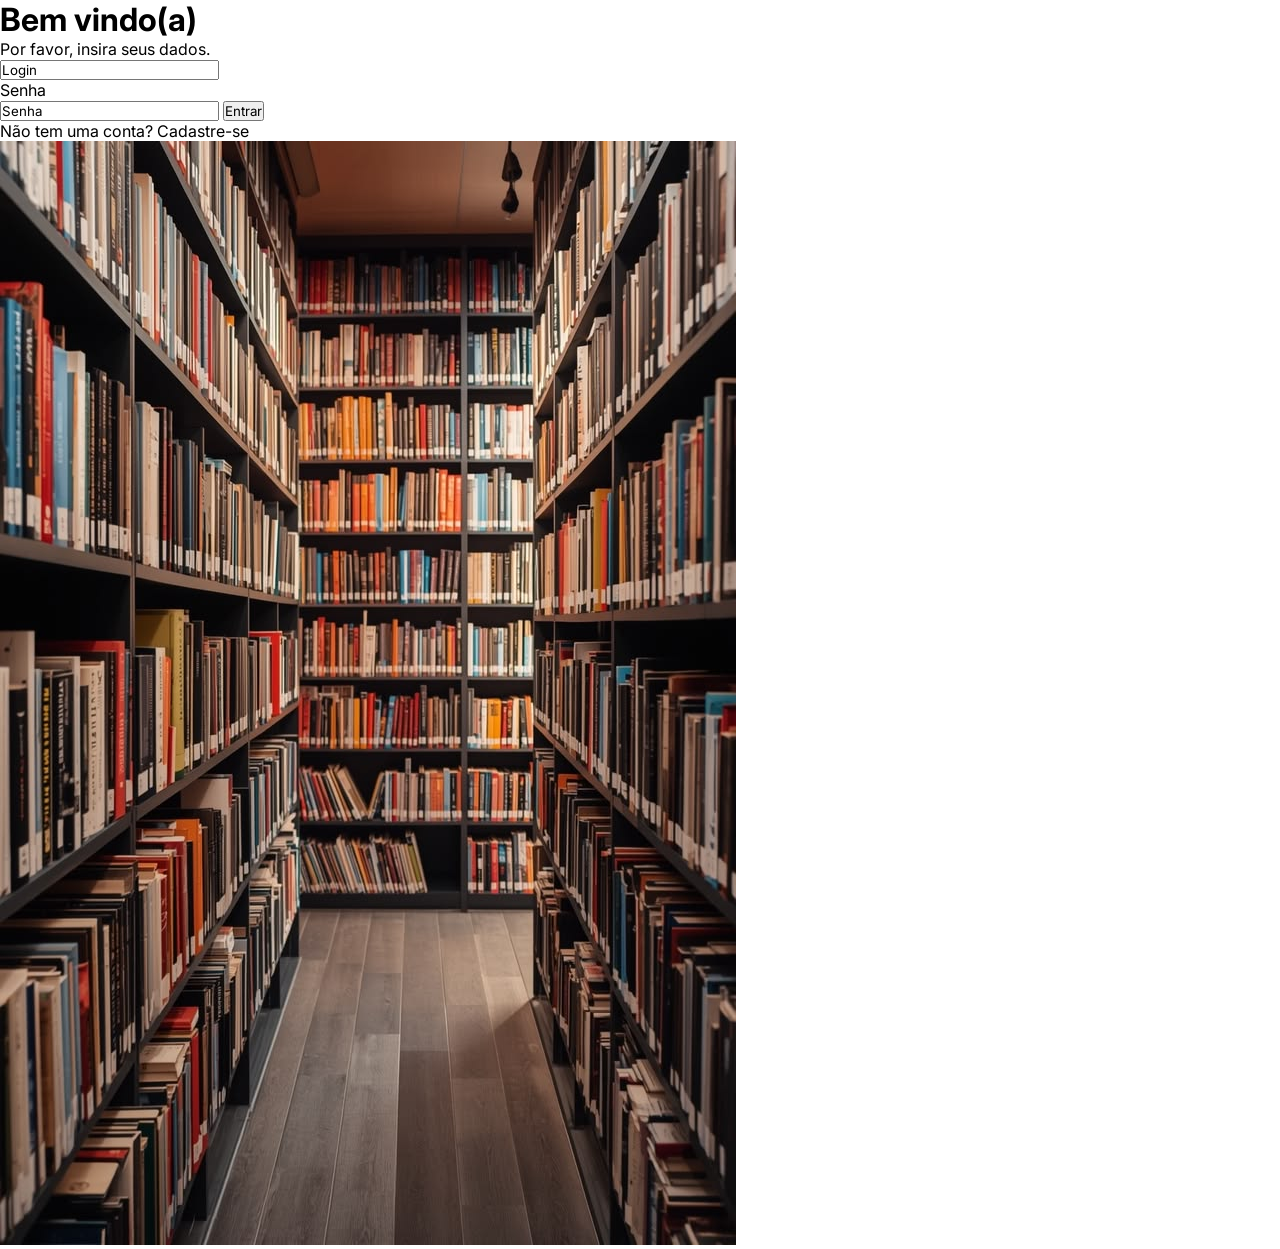
<file: frontend/login.html>
<!DOCTYPE html>
<html lang="en">

<head>
    <meta charset="UTF-8">
    <meta name="viewport" content="width=device-width, initial-scale=1.0">
    <title>Login</title>
    <link rel="stylesheet" href="css/style.css">
    <link rel="stylesheet" href="css/login.css">

</head>

<body>
    <div class="BemVindo">
        <h1>Bem vindo(a)</h1>
        <p>Por favor, insira seus dados.</p>
    </div>
    <!--<div class="Login_input">
            <p>Login</p>-->
    <input type="text" class="form_login" value="Login">
    <p>Senha</p>
    <input type="text" class="form_senha" value="Senha">
    <input type="button" value="Entrar" id="botaoEntrar">
    <p class="cadastro_login">Não tem uma conta? Cadastre-se</p>
    </div>
    <div class="biblioteca">
        <img src="assets/img/imagem_biblioteca.jpeg" alt="" class="img-biblioteca">
    </div>


</body>

</html>
</file>
<file: frontend/css/style.css>
@import url("https://fonts.googleapis.com/css2?family=Inter:ital,opsz,wght@0,14..32,100..900;1,14..32,100..900&display=swap");
@import "./topBarProfile.css";
@import "./topBar.css";
@import "./sideBar.css";

/* ============================= */
/* CONFIGURAÇÕES GERAIS */
/* ============================= */

:root {
  --paddingGeral: 1.5rem;
  --larguraSidebar: 250px;

  /*Paleta de cores*/
  --corMarrom: #8c6046;
  --corBege: #f1e4cc;
  --corPreto: #2c2725;
  --corverde: #9fca32;
  --corVerdeClaro: #ddffcd;
  --corVermelho: #ae4e3f;
  --corRosa: #ffcdd2;
  --corBranco: #fff;
  --corCinzaClaro: rgba(116, 116, 128, 0.08);
  --corCinzaEscuro: #727272;
  --corSombra: rgba(0, 0, 0, 0.3);
}

* {
  margin: 0;
  padding: 0;
  box-sizing: border-box;
  font-family: "Inter", sans-serif;
  font-optical-sizing: auto;
  font-style: normal;
}

/* ============================= */
/* LAYOUT GERAL */
/* ============================= */
.container {
  min-height: 100vh;
  background-color: white;
  display: flex;
}

/*main*/
.mainDiv {
  flex: 1;
}
</file>
<file: frontend/css/login.css>
.body{
    background-color: aqua;
}
</file>
